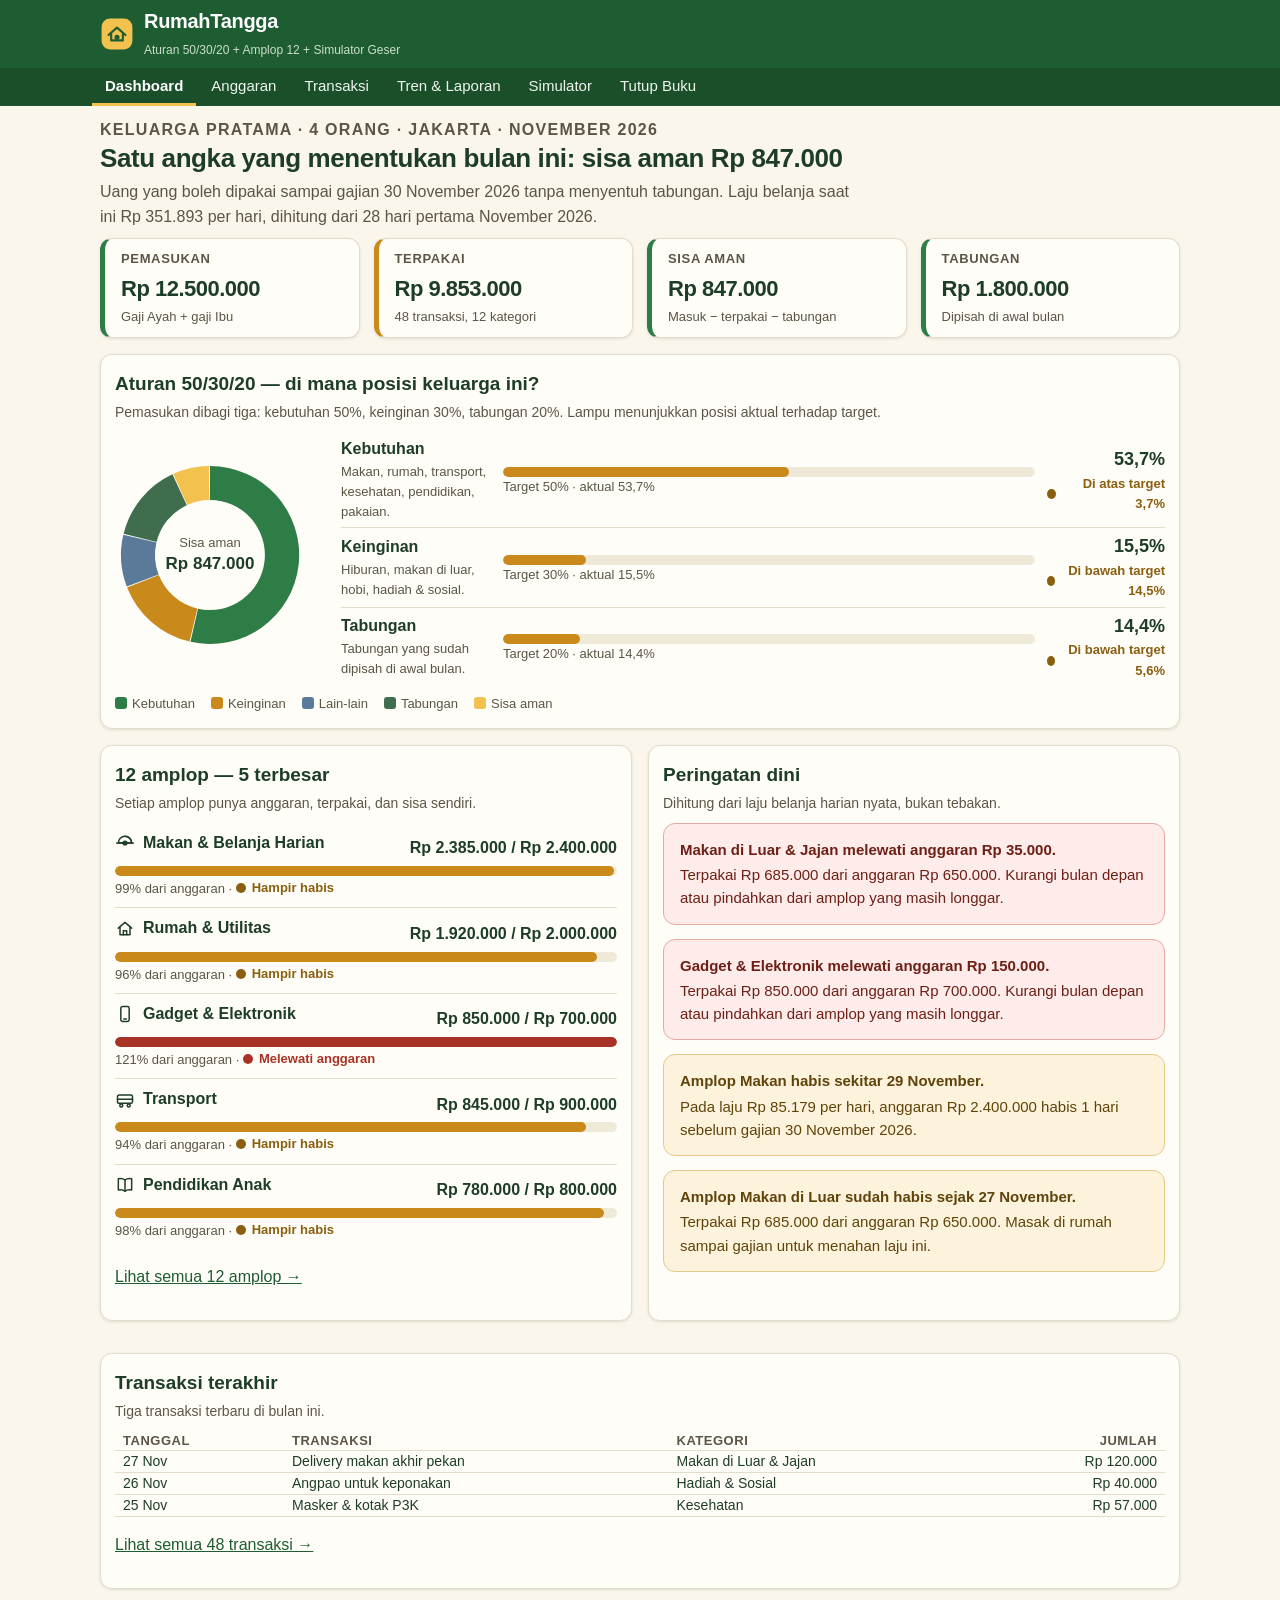
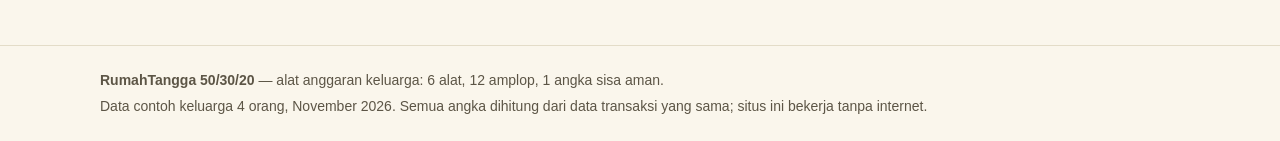
<file: app/index.html>
<!doctype html>
<html lang="id">
<head>
<meta charset="utf-8">
<meta name="viewport" content="width=device-width, initial-scale=1">
<title>RumahTangga 50/30/20 — Dashboard Anggaran Keluarga Pratama</title>
<meta name="description" content="Dashboard anggaran Keluarga Pratama November 2026: pemasukan, terpakai, sisa aman, tabungan, aturan 50/30/20, 12 amplop, dan peringatan dini.">
<link rel="stylesheet" href="style.css">
<script type="module" src="dashboard.js"></script>
</head>
<body>
<header class="site-header">
  <div class="header-inner">
    <a class="brand" href="index.html">
      <svg viewBox="0 0 32 32" width="34" height="34" aria-hidden="true"><rect x="1.5" y="1.5" width="29" height="29" rx="8" fill="#f2c14e"/><path d="M8 17 16 10l8 7" fill="none" stroke="#1e5c31" stroke-width="2" stroke-linecap="round" stroke-linejoin="round"/><path d="M10.5 15.5V22h11v-6.5" fill="none" stroke="#1e5c31" stroke-width="2" stroke-linecap="round" stroke-linejoin="round"/><circle cx="16" cy="19" r="2.4" fill="#1e5c31"/></svg>
      <span><span class="brand-name">RumahTangga</span><br><span class="brand-tag">Aturan 50/30/20 + Amplop 12 + Simulator Geser</span></span>
    </a>
  </div>
  <nav class="site-nav" aria-label="Navigasi utama">
    <ul>
      <li><a href="index.html" data-page="index.html">Dashboard</a></li>
      <li><a href="anggaran.html" data-page="anggaran.html">Anggaran</a></li>
      <li><a href="transaksi.html" data-page="transaksi.html">Transaksi</a></li>
      <li><a href="tren.html" data-page="tren.html">Tren &amp; Laporan</a></li>
      <li><a href="simulator.html" data-page="simulator.html">Simulator</a></li>
      <li><a href="tutup-buku.html" data-page="tutup-buku.html">Tutup Buku</a></li>
    </ul>
  </nav>
</header>

<main class="wrap">
  <div class="page-intro">
    <p class="eyebrow">Keluarga Pratama &middot; 4 orang &middot; Jakarta &middot; <span data-month-label>November 2026</span></p>
    <h1>Satu angka yang menentukan bulan ini: sisa aman <span id="hero-remainder">&hellip;</span></h1>
    <p id="hero-note">Memuat ringkasan bulan berjalan&hellip;</p>
  </div>

  <section class="kpi-strip" aria-label="Ringkasan keuangan">
    <div class="kpi"><div class="kpi-label">Pemasukan</div><div class="kpi-value" id="kpi-income">&hellip;</div><div class="kpi-note">Gaji Ayah + gaji Ibu</div></div>
    <div class="kpi warn"><div class="kpi-label">Terpakai</div><div class="kpi-value" id="kpi-spent">&hellip;</div><div class="kpi-note">48 transaksi, 12 kategori</div></div>
    <div class="kpi good"><div class="kpi-label">Sisa aman</div><div class="kpi-value" id="kpi-remainder">&hellip;</div><div class="kpi-note">Masuk &minus; terpakai &minus; tabungan</div></div>
    <div class="kpi"><div class="kpi-label">Tabungan</div><div class="kpi-value" id="kpi-savings">&hellip;</div><div class="kpi-note">Dipisah di awal bulan</div></div>
  </section>

  <section class="card" aria-label="Aturan 50/30/20">
    <h2>Aturan 50/30/20 — di mana posisi keluarga ini?</h2>
    <p class="sub">Pemasukan dibagi tiga: kebutuhan 50%, keinginan 30%, tabungan 20%. Lampu menunjukkan posisi aktual terhadap target.</p>
    <div class="split">
      <div id="donut" aria-label="Donat pembagian pemasukan"></div>
      <div id="rules-503020"></div>
    </div>
    <div class="legend">
      <span><i style="background:#2e7d46"></i>Kebutuhan</span>
      <span><i style="background:#c98a1b"></i>Keinginan</span>
      <span><i style="background:#5b7a99"></i>Lain-lain</span>
      <span><i style="background:#3f6d4e"></i>Tabungan</span>
      <span><i style="background:#f2c14e"></i>Sisa aman</span>
    </div>
  </section>

  <div class="grid-2-wrap">
    <section class="card" aria-label="Amplop terbesar">
      <h2>12 amplop — 5 terbesar</h2>
      <p class="sub">Setiap amplop punya anggaran, terpakai, dan sisa sendiri.</p>
      <div id="top-envelopes"></div>
      <p><a href="anggaran.html">Lihat semua 12 amplop &rarr;</a></p>
    </section>
    <section class="card" aria-label="Peringatan dini">
      <h2>Peringatan dini</h2>
      <p class="sub">Dihitung dari laju belanja harian nyata, bukan tebakan.</p>
      <div id="warnings"></div>
    </section>
  </div>

  <section class="card" aria-label="Transaksi terakhir">
    <h2>Transaksi terakhir</h2>
    <p class="sub">Tiga transaksi terbaru di bulan ini.</p>
    <div class="table-scroll" id="recent-tx"></div>
    <p><a href="transaksi.html">Lihat semua 48 transaksi &rarr;</a></p>
  </section>
</main>

<footer class="site-footer">
  <div class="wrap">
    <p><strong>RumahTangga 50/30/20</strong> — alat anggaran keluarga: 6 alat, 12 amplop, 1 angka sisa aman.</p>
    <p>Data contoh keluarga 4 orang, <span data-month-label>November 2026</span>. Semua angka dihitung dari data transaksi yang sama; situs ini bekerja tanpa internet.</p>
  </div>
</footer>
</body>
</html>
</file>
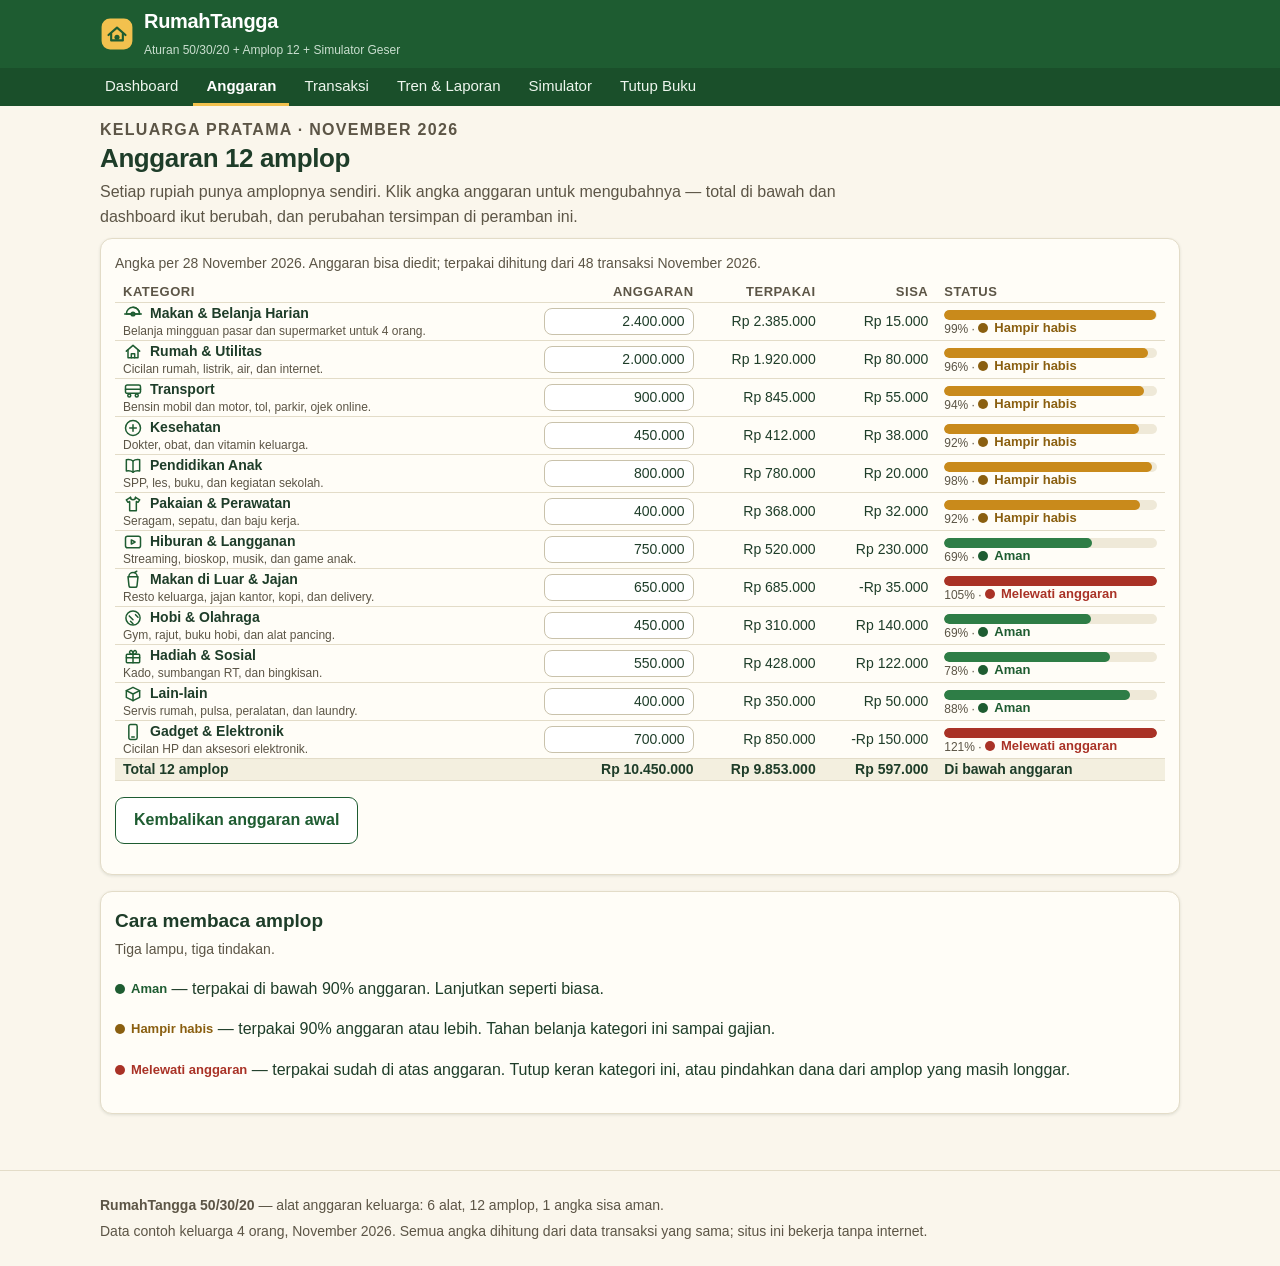
<file: app/anggaran.html>
<!doctype html>
<html lang="id">
<head>
<meta charset="utf-8">
<meta name="viewport" content="width=device-width, initial-scale=1">
<title>Anggaran 12 Amplop — RumahTangga 50/30/20</title>
<meta name="description" content="Anggaran 12 amplop Keluarga Pratama November 2026: anggaran, terpakai, sisa, dan status tiap kategori. Anggaran bisa diedit dan tersimpan.">
<link rel="stylesheet" href="style.css">
<script type="module" src="anggaran.js"></script>
</head>
<body>
<header class="site-header">
  <div class="header-inner">
    <a class="brand" href="index.html">
      <svg viewBox="0 0 32 32" width="34" height="34" aria-hidden="true"><rect x="1.5" y="1.5" width="29" height="29" rx="8" fill="#f2c14e"/><path d="M8 17 16 10l8 7" fill="none" stroke="#1e5c31" stroke-width="2" stroke-linecap="round" stroke-linejoin="round"/><path d="M10.5 15.5V22h11v-6.5" fill="none" stroke="#1e5c31" stroke-width="2" stroke-linecap="round" stroke-linejoin="round"/><circle cx="16" cy="19" r="2.4" fill="#1e5c31"/></svg>
      <span><span class="brand-name">RumahTangga</span><br><span class="brand-tag">Aturan 50/30/20 + Amplop 12 + Simulator Geser</span></span>
    </a>
  </div>
  <nav class="site-nav" aria-label="Navigasi utama">
    <ul>
      <li><a href="index.html" data-page="index.html">Dashboard</a></li>
      <li><a href="anggaran.html" data-page="anggaran.html">Anggaran</a></li>
      <li><a href="transaksi.html" data-page="transaksi.html">Transaksi</a></li>
      <li><a href="tren.html" data-page="tren.html">Tren &amp; Laporan</a></li>
      <li><a href="simulator.html" data-page="simulator.html">Simulator</a></li>
      <li><a href="tutup-buku.html" data-page="tutup-buku.html">Tutup Buku</a></li>
    </ul>
  </nav>
</header>

<main class="wrap">
  <div class="page-intro">
    <p class="eyebrow">Keluarga Pratama &middot; <span data-month-label>November 2026</span></p>
    <h1>Anggaran 12 amplop</h1>
    <p>Setiap rupiah punya amplopnya sendiri. Klik angka anggaran untuk mengubahnya — total di bawah dan dashboard ikut berubah, dan perubahan tersimpan di peramban ini.</p>
  </div>

  <section class="card" aria-label="Tabel anggaran">
    <p class="sub" id="budget-asof">Memuat anggaran&hellip;</p>
    <div class="table-scroll">
      <table>
        <thead>
          <tr><th>Kategori</th><th class="num">Anggaran</th><th class="num">Terpakai</th><th class="num">Sisa</th><th>Status</th></tr>
        </thead>
        <tbody id="budget-rows"></tbody>
        <tfoot><tr class="total-row" id="budget-totals"></tr></tfoot>
      </table>
    </div>
    <p class="ok-text" id="saved-note" aria-live="polite"></p>
    <p><button type="button" class="secondary" id="reset-budgets">Kembalikan anggaran awal</button></p>
  </section>

  <section class="card" aria-label="Cara membaca amplop">
    <h2>Cara membaca amplop</h2>
    <p class="sub">Tiga lampu, tiga tindakan.</p>
    <p><span class="lamp good">Aman</span> — terpakai di bawah 90% anggaran. Lanjutkan seperti biasa.</p>
    <p><span class="lamp warn">Hampir habis</span> — terpakai 90% anggaran atau lebih. Tahan belanja kategori ini sampai gajian.</p>
    <p><span class="lamp bad">Melewati anggaran</span> — terpakai sudah di atas anggaran. Tutup keran kategori ini, atau pindahkan dana dari amplop yang masih longgar.</p>
  </section>
</main>

<footer class="site-footer">
  <div class="wrap">
    <p><strong>RumahTangga 50/30/20</strong> — alat anggaran keluarga: 6 alat, 12 amplop, 1 angka sisa aman.</p>
    <p>Data contoh keluarga 4 orang, <span data-month-label>November 2026</span>. Semua angka dihitung dari data transaksi yang sama; situs ini bekerja tanpa internet.</p>
  </div>
</footer>
</body>
</html>
</file>
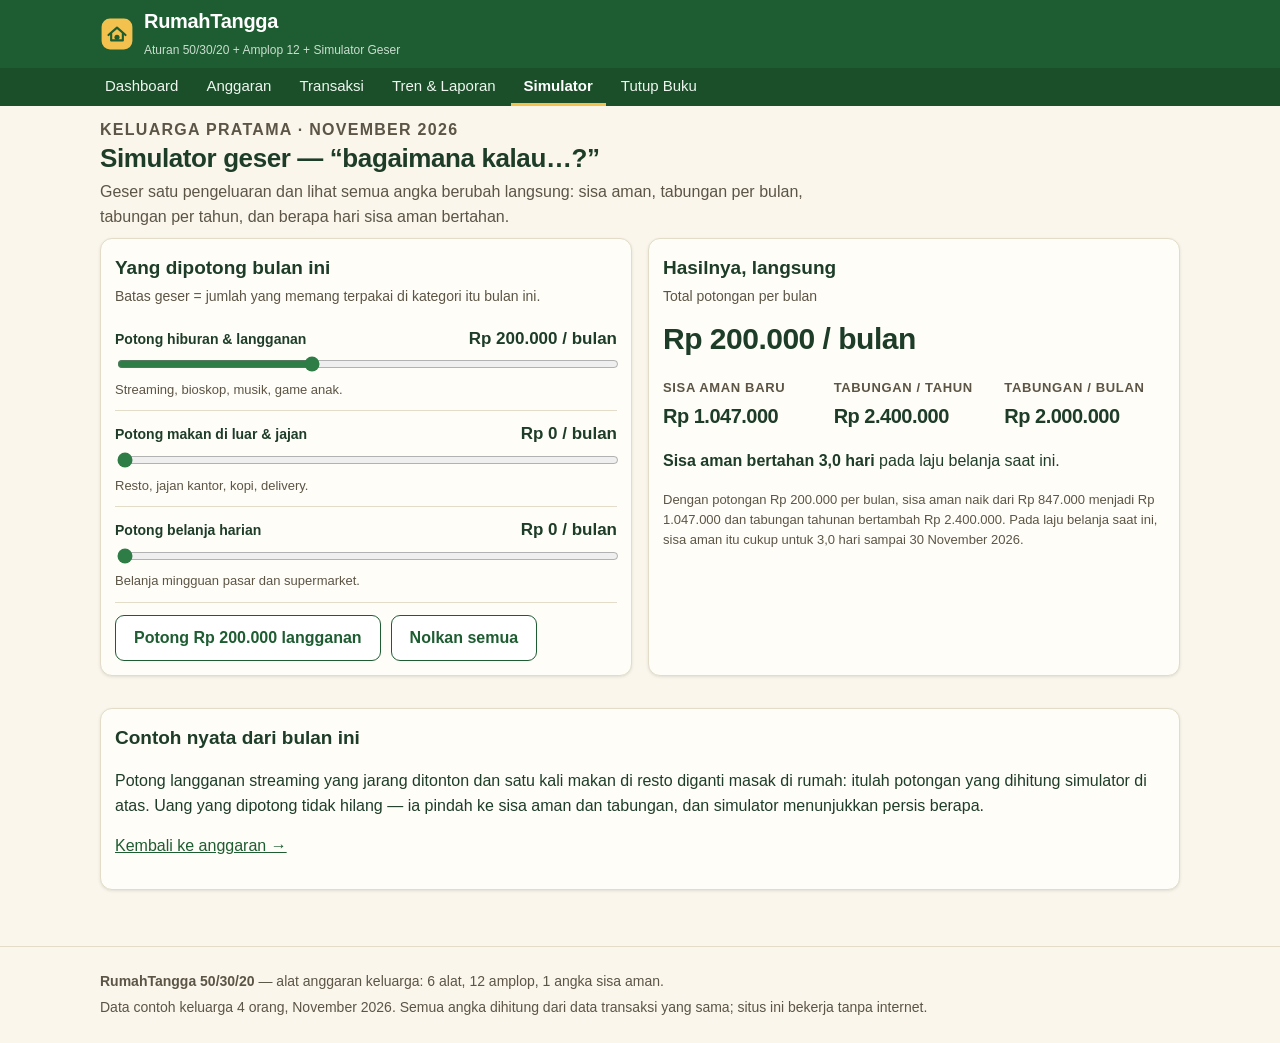
<file: app/simulator.html>
<!doctype html>
<html lang="id">
<head>
<meta charset="utf-8">
<meta name="viewport" content="width=device-width, initial-scale=1">
<title>Simulator Geser — RumahTangga 50/30/20</title>
<meta name="description" content="Simulator what-if Keluarga Pratama: geser pengeluaran hiburan, makan di luar, dan belanja harian, lalu lihat sisa aman dan tabungan berubah langsung.">
<link rel="stylesheet" href="style.css">
<script type="module" src="simulator.js"></script>
</head>
<body>
<header class="site-header">
  <div class="header-inner">
    <a class="brand" href="index.html">
      <svg viewBox="0 0 32 32" width="34" height="34" aria-hidden="true"><rect x="1.5" y="1.5" width="29" height="29" rx="8" fill="#f2c14e"/><path d="M8 17 16 10l8 7" fill="none" stroke="#1e5c31" stroke-width="2" stroke-linecap="round" stroke-linejoin="round"/><path d="M10.5 15.5V22h11v-6.5" fill="none" stroke="#1e5c31" stroke-width="2" stroke-linecap="round" stroke-linejoin="round"/><circle cx="16" cy="19" r="2.4" fill="#1e5c31"/></svg>
      <span><span class="brand-name">RumahTangga</span><br><span class="brand-tag">Aturan 50/30/20 + Amplop 12 + Simulator Geser</span></span>
    </a>
  </div>
  <nav class="site-nav" aria-label="Navigasi utama">
    <ul>
      <li><a href="index.html" data-page="index.html">Dashboard</a></li>
      <li><a href="anggaran.html" data-page="anggaran.html">Anggaran</a></li>
      <li><a href="transaksi.html" data-page="transaksi.html">Transaksi</a></li>
      <li><a href="tren.html" data-page="tren.html">Tren &amp; Laporan</a></li>
      <li><a href="simulator.html" data-page="simulator.html">Simulator</a></li>
      <li><a href="tutup-buku.html" data-page="tutup-buku.html">Tutup Buku</a></li>
    </ul>
  </nav>
</header>

<main class="wrap">
  <div class="page-intro">
    <p class="eyebrow">Keluarga Pratama &middot; <span data-month-label>November 2026</span></p>
    <h1>Simulator geser — “bagaimana kalau&hellip;?”</h1>
    <p>Geser satu pengeluaran dan lihat semua angka berubah langsung: sisa aman, tabungan per bulan, tabungan per tahun, dan berapa hari sisa aman bertahan.</p>
  </div>

  <div class="grid-2-wrap">
    <section class="card" aria-label="Pengeluaran yang digeser">
      <h2>Yang dipotong bulan ini</h2>
      <p class="sub">Batas geser = jumlah yang memang terpakai di kategori itu bulan ini.</p>
      <div class="slider-block">
        <div class="slider-head"><label for="cut-hiburan">Potong hiburan &amp; langganan</label><span class="value" id="cut-hiburan-value">&hellip;</span></div>
        <input type="range" id="cut-hiburan" min="0" max="520000" step="10000" value="0" aria-describedby="cut-hiburan-value">
        <div class="hint">Streaming, bioskop, musik, game anak.</div>
      </div>
      <div class="slider-block">
        <div class="slider-head"><label for="cut-makan-luar">Potong makan di luar &amp; jajan</label><span class="value" id="cut-makan-luar-value">&hellip;</span></div>
        <input type="range" id="cut-makan-luar" min="0" max="685000" step="10000" value="0" aria-describedby="cut-makan-luar-value">
        <div class="hint">Resto, jajan kantor, kopi, delivery.</div>
      </div>
      <div class="slider-block">
        <div class="slider-head"><label for="cut-makan">Potong belanja harian</label><span class="value" id="cut-makan-value">&hellip;</span></div>
        <input type="range" id="cut-makan" min="0" max="500000" step="10000" value="0" aria-describedby="cut-makan-value">
        <div class="hint">Belanja mingguan pasar dan supermarket.</div>
      </div>
      <div class="preset-row">
        <button type="button" class="secondary" id="preset-200k">Potong Rp 200.000 langganan</button>
        <button type="button" class="secondary" id="reset-sim">Nolkan semua</button>
      </div>
    </section>

    <section class="card" aria-label="Hasil simulasi">
      <h2>Hasilnya, langsung</h2>
      <p class="sub">Total potongan per bulan</p>
      <div class="result-big" id="out-cut">&hellip;</div>
      <div class="result-grid" style="margin-top:16px">
        <div><div class="kpi-label">Sisa aman baru</div><div class="kpi-value" id="out-remainder">&hellip;</div></div>
        <div><div class="kpi-label">Tabungan / tahun</div><div class="kpi-value" id="out-yearly">&hellip;</div></div>
        <div><div class="kpi-label">Tabungan / bulan</div><div class="kpi-value" id="out-savings">&hellip;</div></div>
      </div>
      <p style="margin-top:16px"><strong>Sisa aman bertahan <span id="out-buffer">&hellip;</span></strong> pada laju belanja saat ini.</p>
      <p class="hint" id="out-note" aria-live="polite"></p>
    </section>
  </div>

  <section class="card" aria-label="Contoh nyata">
    <h2>Contoh nyata dari bulan ini</h2>
    <p>Potong langganan streaming yang jarang ditonton dan satu kali makan di resto diganti masak di rumah: itulah potongan yang dihitung simulator di atas. Uang yang dipotong tidak hilang — ia pindah ke sisa aman dan tabungan, dan simulator menunjukkan persis berapa.</p>
    <p><a href="anggaran.html">Kembali ke anggaran &rarr;</a></p>
  </section>
</main>

<footer class="site-footer">
  <div class="wrap">
    <p><strong>RumahTangga 50/30/20</strong> — alat anggaran keluarga: 6 alat, 12 amplop, 1 angka sisa aman.</p>
    <p>Data contoh keluarga 4 orang, <span data-month-label>November 2026</span>. Semua angka dihitung dari data transaksi yang sama; situs ini bekerja tanpa internet.</p>
  </div>
</footer>
</body>
</html>
</file>
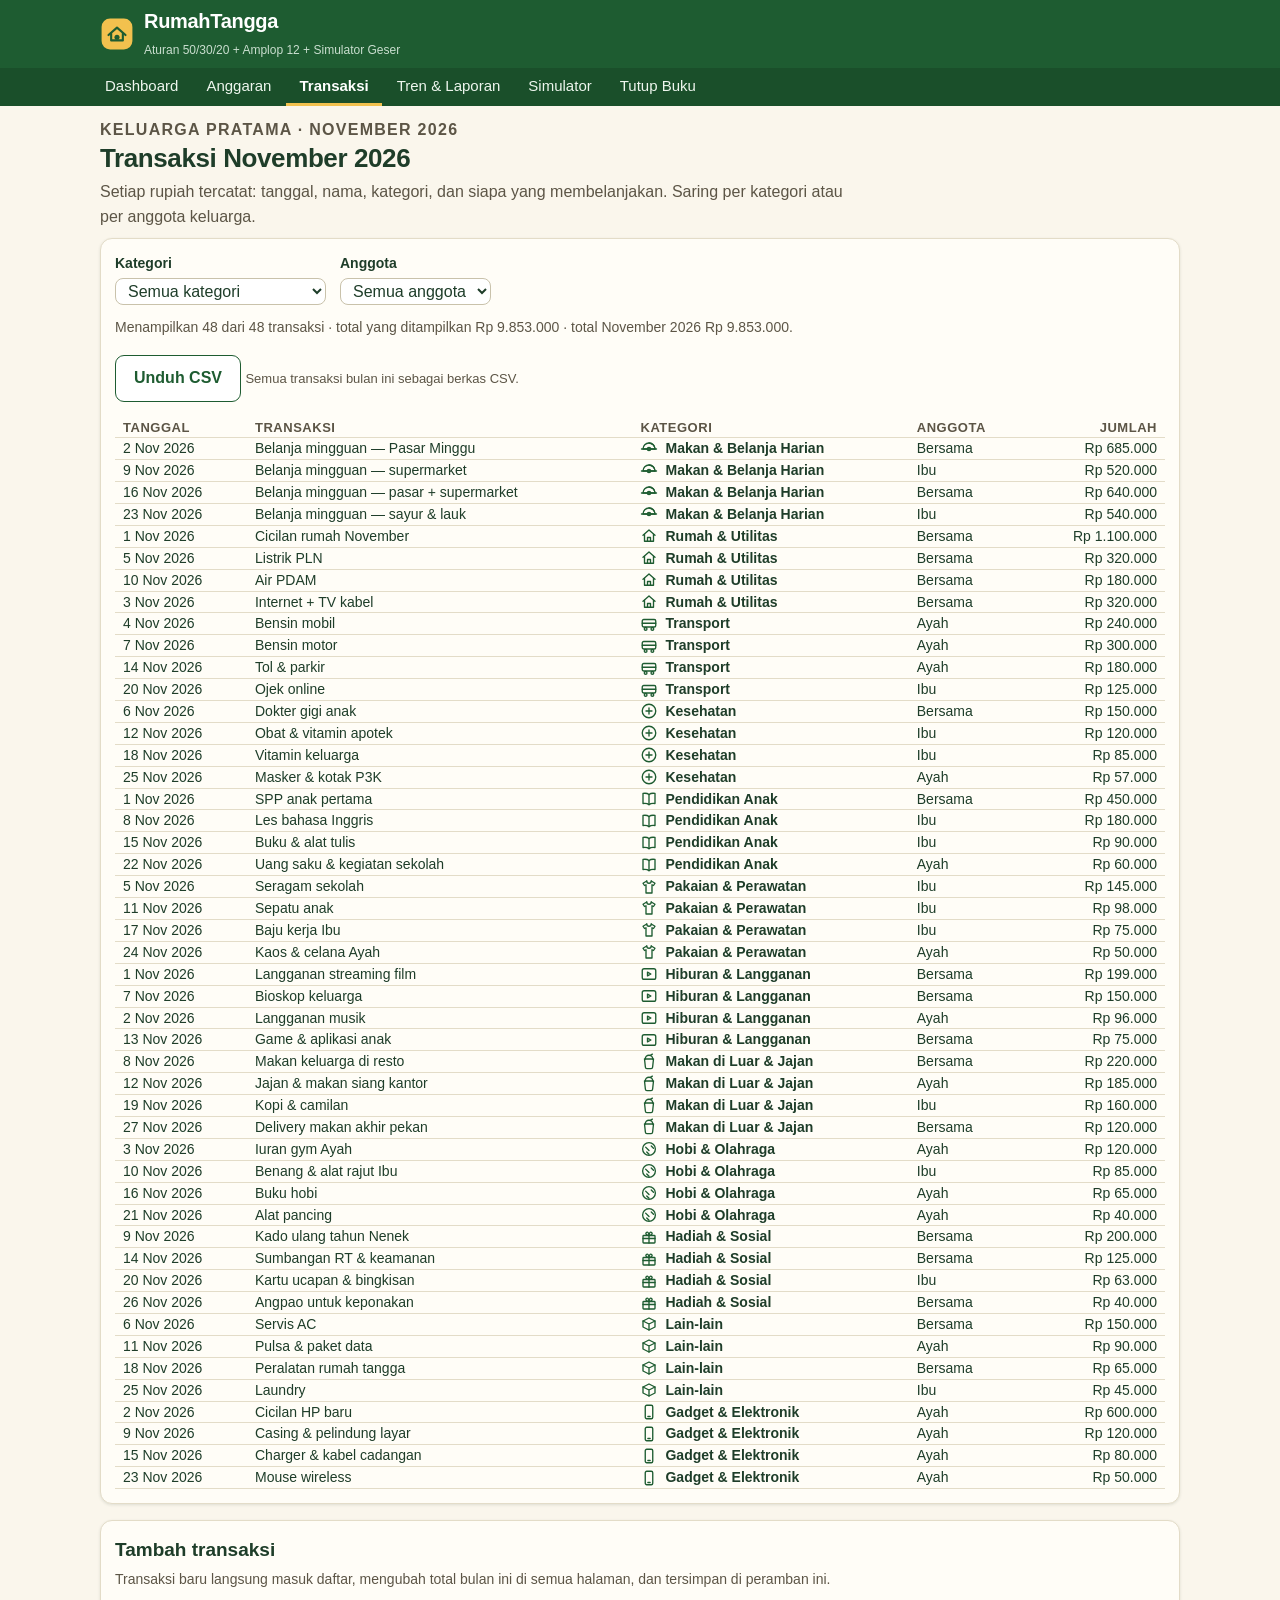
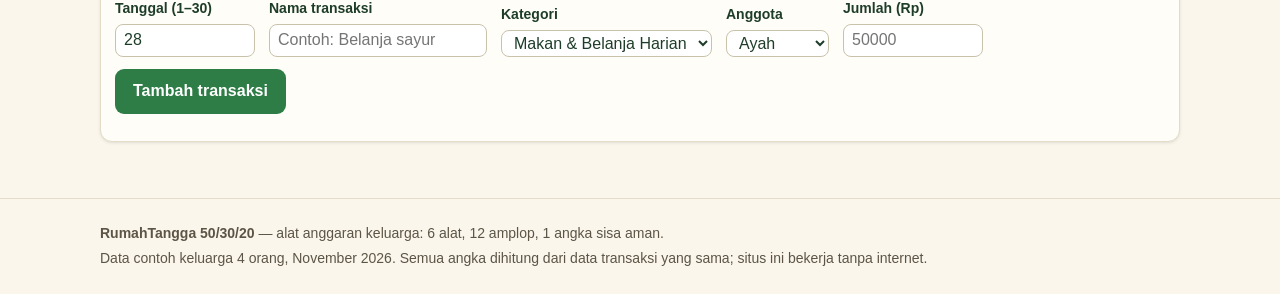
<file: app/transaksi.html>
<!doctype html>
<html lang="id">
<head>
<meta charset="utf-8">
<meta name="viewport" content="width=device-width, initial-scale=1">
<title>Transaksi November 2026 — RumahTangga 50/30/20</title>
<meta name="description" content="48 transaksi Keluarga Pratama November 2026: filter per kategori dan anggota keluarga, plus form tambah transaksi yang benar-benar mengubah total.">
<link rel="stylesheet" href="style.css">
<script type="module" src="transaksi.js"></script>
</head>
<body>
<header class="site-header">
  <div class="header-inner">
    <a class="brand" href="index.html">
      <svg viewBox="0 0 32 32" width="34" height="34" aria-hidden="true"><rect x="1.5" y="1.5" width="29" height="29" rx="8" fill="#f2c14e"/><path d="M8 17 16 10l8 7" fill="none" stroke="#1e5c31" stroke-width="2" stroke-linecap="round" stroke-linejoin="round"/><path d="M10.5 15.5V22h11v-6.5" fill="none" stroke="#1e5c31" stroke-width="2" stroke-linecap="round" stroke-linejoin="round"/><circle cx="16" cy="19" r="2.4" fill="#1e5c31"/></svg>
      <span><span class="brand-name">RumahTangga</span><br><span class="brand-tag">Aturan 50/30/20 + Amplop 12 + Simulator Geser</span></span>
    </a>
  </div>
  <nav class="site-nav" aria-label="Navigasi utama">
    <ul>
      <li><a href="index.html" data-page="index.html">Dashboard</a></li>
      <li><a href="anggaran.html" data-page="anggaran.html">Anggaran</a></li>
      <li><a href="transaksi.html" data-page="transaksi.html">Transaksi</a></li>
      <li><a href="tren.html" data-page="tren.html">Tren &amp; Laporan</a></li>
      <li><a href="simulator.html" data-page="simulator.html">Simulator</a></li>
      <li><a href="tutup-buku.html" data-page="tutup-buku.html">Tutup Buku</a></li>
    </ul>
  </nav>
</header>

<main class="wrap">
  <div class="page-intro">
    <p class="eyebrow">Keluarga Pratama &middot; <span data-month-label>November 2026</span></p>
    <h1>Transaksi November 2026</h1>
    <p>Setiap rupiah tercatat: tanggal, nama, kategori, dan siapa yang membelanjakan. Saring per kategori atau per anggota keluarga.</p>
  </div>

  <section class="card" aria-label="Daftar transaksi">
    <div class="form-row">
      <div class="form-field">
        <label for="filter-category">Kategori</label>
        <select id="filter-category">
          <option value="all">Semua kategori</option>
        </select>
      </div>
      <div class="form-field">
        <label for="filter-member">Anggota</label>
        <select id="filter-member">
          <option value="all">Semua anggota</option>
          <option value="Ayah">Ayah</option>
          <option value="Ibu">Ibu</option>
          <option value="Bersama">Bersama</option>
        </select>
      </div>
    </div>
    <p class="sub" id="tx-summary">Memuat transaksi&hellip;</p>
    <p><button type="button" class="secondary" id="export-csv">Unduh CSV</button> <span class="hint">Semua transaksi bulan ini sebagai berkas CSV.</span></p>
    <div class="table-scroll">
      <table>
        <thead>
          <tr><th>Tanggal</th><th>Transaksi</th><th>Kategori</th><th>Anggota</th><th class="num">Jumlah</th></tr>
        </thead>
        <tbody id="tx-rows"></tbody>
      </table>
    </div>
  </section>

  <section class="card" aria-label="Tambah transaksi">
    <h2>Tambah transaksi</h2>
    <p class="sub">Transaksi baru langsung masuk daftar, mengubah total bulan ini di semua halaman, dan tersimpan di peramban ini.</p>
    <form id="add-tx">
      <div class="form-row">
        <div class="form-field">
          <label for="new-day">Tanggal (1&ndash;30)</label>
          <input type="number" id="new-day" min="1" max="30" value="28" required>
        </div>
        <div class="form-field">
          <label for="new-label">Nama transaksi</label>
          <input type="text" id="new-label" placeholder="Contoh: Belanja sayur" required>
        </div>
        <div class="form-field">
          <label for="new-category">Kategori</label>
          <select id="new-category"></select>
        </div>
        <div class="form-field">
          <label for="new-member">Anggota</label>
          <select id="new-member">
            <option value="Ayah">Ayah</option>
            <option value="Ibu">Ibu</option>
            <option value="Bersama">Bersama</option>
          </select>
        </div>
        <div class="form-field">
          <label for="new-amount">Jumlah (Rp)</label>
          <input type="number" id="new-amount" min="1" step="1000" placeholder="50000" required>
        </div>
      </div>
      <button type="submit">Tambah transaksi</button>
      <p id="add-tx-msg" class="hint" aria-live="polite"></p>
    </form>
  </section>
</main>

<footer class="site-footer">
  <div class="wrap">
    <p><strong>RumahTangga 50/30/20</strong> — alat anggaran keluarga: 6 alat, 12 amplop, 1 angka sisa aman.</p>
    <p>Data contoh keluarga 4 orang, <span data-month-label>November 2026</span>. Semua angka dihitung dari data transaksi yang sama; situs ini bekerja tanpa internet.</p>
  </div>
</footer>
</body>
</html>
</file>
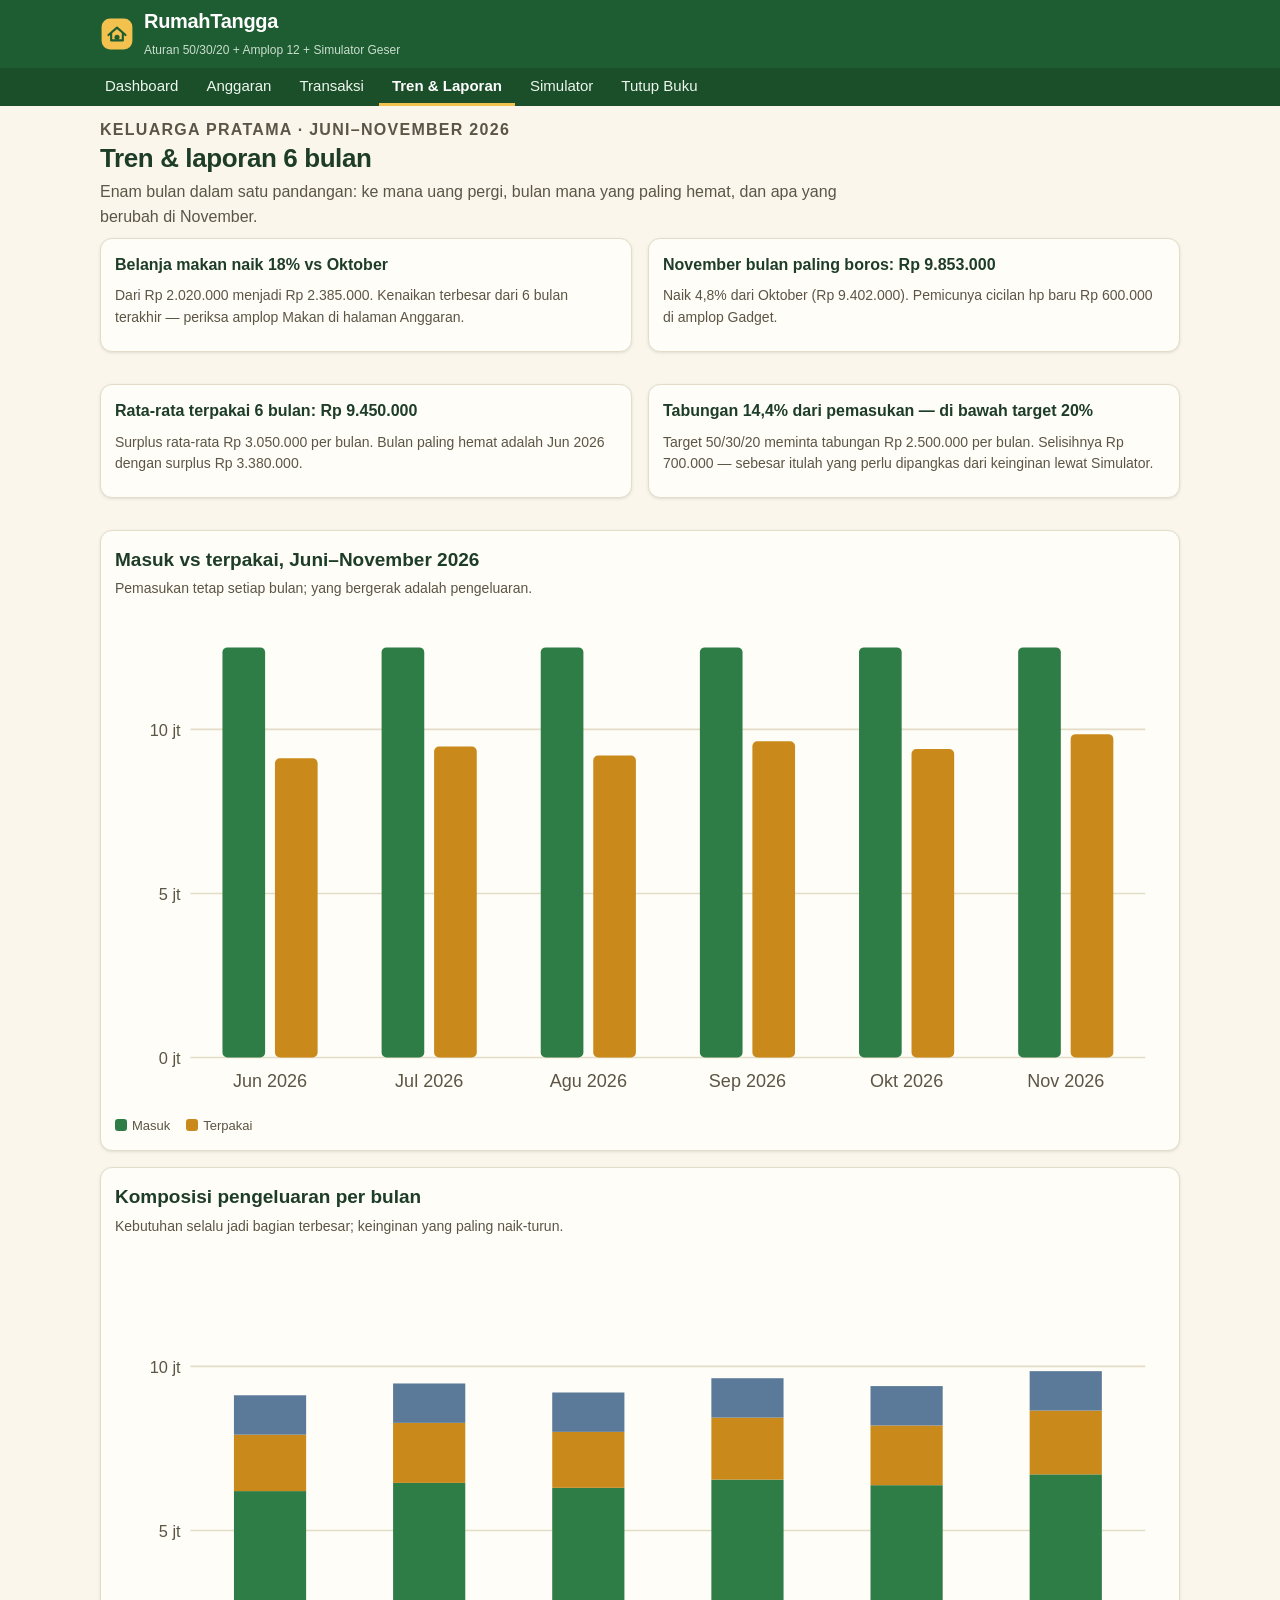
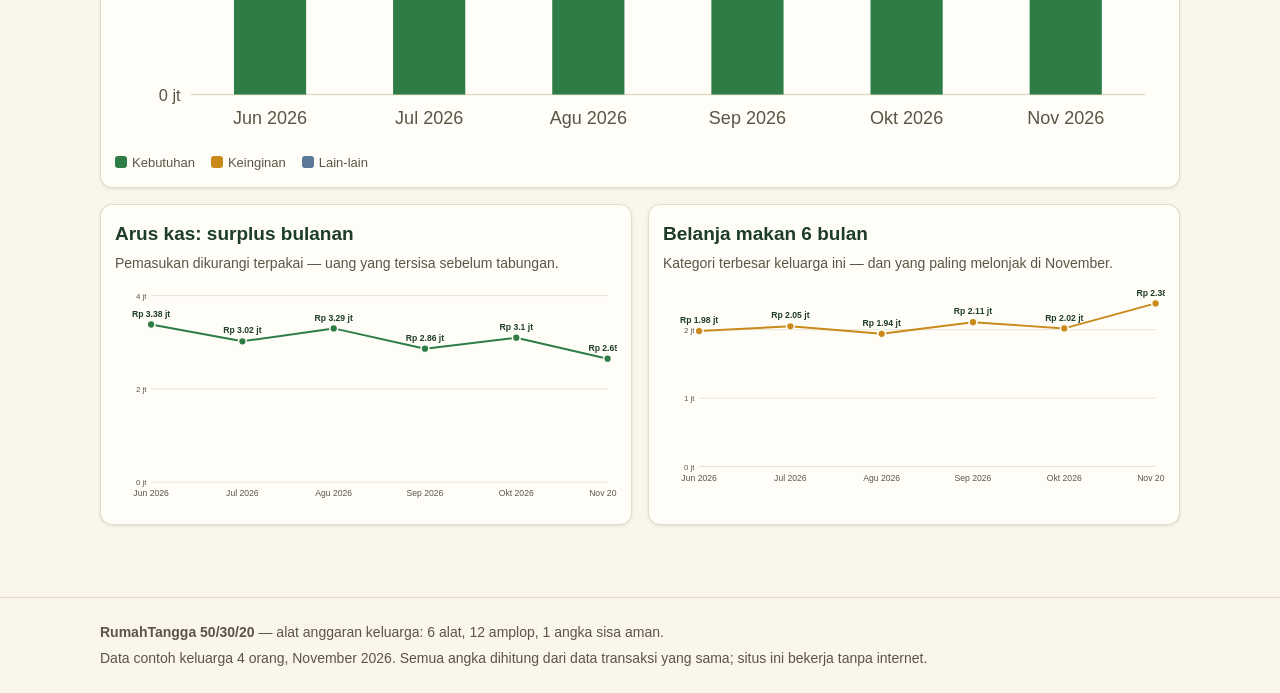
<file: app/tren.html>
<!doctype html>
<html lang="id">
<head>
<meta charset="utf-8">
<meta name="viewport" content="width=device-width, initial-scale=1">
<title>Tren &amp; Laporan 6 Bulan — RumahTangga 50/30/20</title>
<meta name="description" content="Tren keuangan Keluarga Pratama Juni–November 2026: pemasukan vs terpakai, komposisi per kelompok, surplus bulanan, dan belanja makan.">
<link rel="stylesheet" href="style.css">
<script type="module" src="tren.js"></script>
</head>
<body>
<header class="site-header">
  <div class="header-inner">
    <a class="brand" href="index.html">
      <svg viewBox="0 0 32 32" width="34" height="34" aria-hidden="true"><rect x="1.5" y="1.5" width="29" height="29" rx="8" fill="#f2c14e"/><path d="M8 17 16 10l8 7" fill="none" stroke="#1e5c31" stroke-width="2" stroke-linecap="round" stroke-linejoin="round"/><path d="M10.5 15.5V22h11v-6.5" fill="none" stroke="#1e5c31" stroke-width="2" stroke-linecap="round" stroke-linejoin="round"/><circle cx="16" cy="19" r="2.4" fill="#1e5c31"/></svg>
      <span><span class="brand-name">RumahTangga</span><br><span class="brand-tag">Aturan 50/30/20 + Amplop 12 + Simulator Geser</span></span>
    </a>
  </div>
  <nav class="site-nav" aria-label="Navigasi utama">
    <ul>
      <li><a href="index.html" data-page="index.html">Dashboard</a></li>
      <li><a href="anggaran.html" data-page="anggaran.html">Anggaran</a></li>
      <li><a href="transaksi.html" data-page="transaksi.html">Transaksi</a></li>
      <li><a href="tren.html" data-page="tren.html">Tren &amp; Laporan</a></li>
      <li><a href="simulator.html" data-page="simulator.html">Simulator</a></li>
      <li><a href="tutup-buku.html" data-page="tutup-buku.html">Tutup Buku</a></li>
    </ul>
  </nav>
</header>

<main class="wrap">
  <div class="page-intro">
    <p class="eyebrow">Keluarga Pratama &middot; Juni&ndash;November 2026</p>
    <h1>Tren &amp; laporan 6 bulan</h1>
    <p>Enam bulan dalam satu pandangan: ke mana uang pergi, bulan mana yang paling hemat, dan apa yang berubah di November.</p>
  </div>

  <div class="grid-2-wrap" id="insights" aria-label="Insight berangka"></div>

  <section class="card" aria-label="Pemasukan vs terpakai">
    <h2>Masuk vs terpakai, Juni&ndash;November 2026</h2>
    <p class="sub">Pemasukan tetap setiap bulan; yang bergerak adalah pengeluaran.</p>
    <div id="chart-trend"></div>
    <div class="legend"><span><i style="background:#2e7d46"></i>Masuk</span><span><i style="background:#c98a1b"></i>Terpakai</span></div>
  </section>

  <section class="card" aria-label="Komposisi pengeluaran">
    <h2>Komposisi pengeluaran per bulan</h2>
    <p class="sub">Kebutuhan selalu jadi bagian terbesar; keinginan yang paling naik-turun.</p>
    <div id="chart-stacked"></div>
    <div class="legend"><span><i style="background:#2e7d46"></i>Kebutuhan</span><span><i style="background:#c98a1b"></i>Keinginan</span><span><i style="background:#5b7a99"></i>Lain-lain</span></div>
  </section>

  <div class="grid-2-wrap">
    <section class="card" aria-label="Surplus bulanan">
      <h2>Arus kas: surplus bulanan</h2>
      <p class="sub">Pemasukan dikurangi terpakai — uang yang tersisa sebelum tabungan.</p>
      <div id="chart-cash"></div>
    </section>
    <section class="card" aria-label="Belanja makan">
      <h2>Belanja makan 6 bulan</h2>
      <p class="sub">Kategori terbesar keluarga ini — dan yang paling melonjak di November.</p>
      <div id="chart-makan"></div>
    </section>
  </div>
</main>

<footer class="site-footer">
  <div class="wrap">
    <p><strong>RumahTangga 50/30/20</strong> — alat anggaran keluarga: 6 alat, 12 amplop, 1 angka sisa aman.</p>
    <p>Data contoh keluarga 4 orang, <span data-month-label>November 2026</span>. Semua angka dihitung dari data transaksi yang sama; situs ini bekerja tanpa internet.</p>
  </div>
</footer>
</body>
</html>
</file>
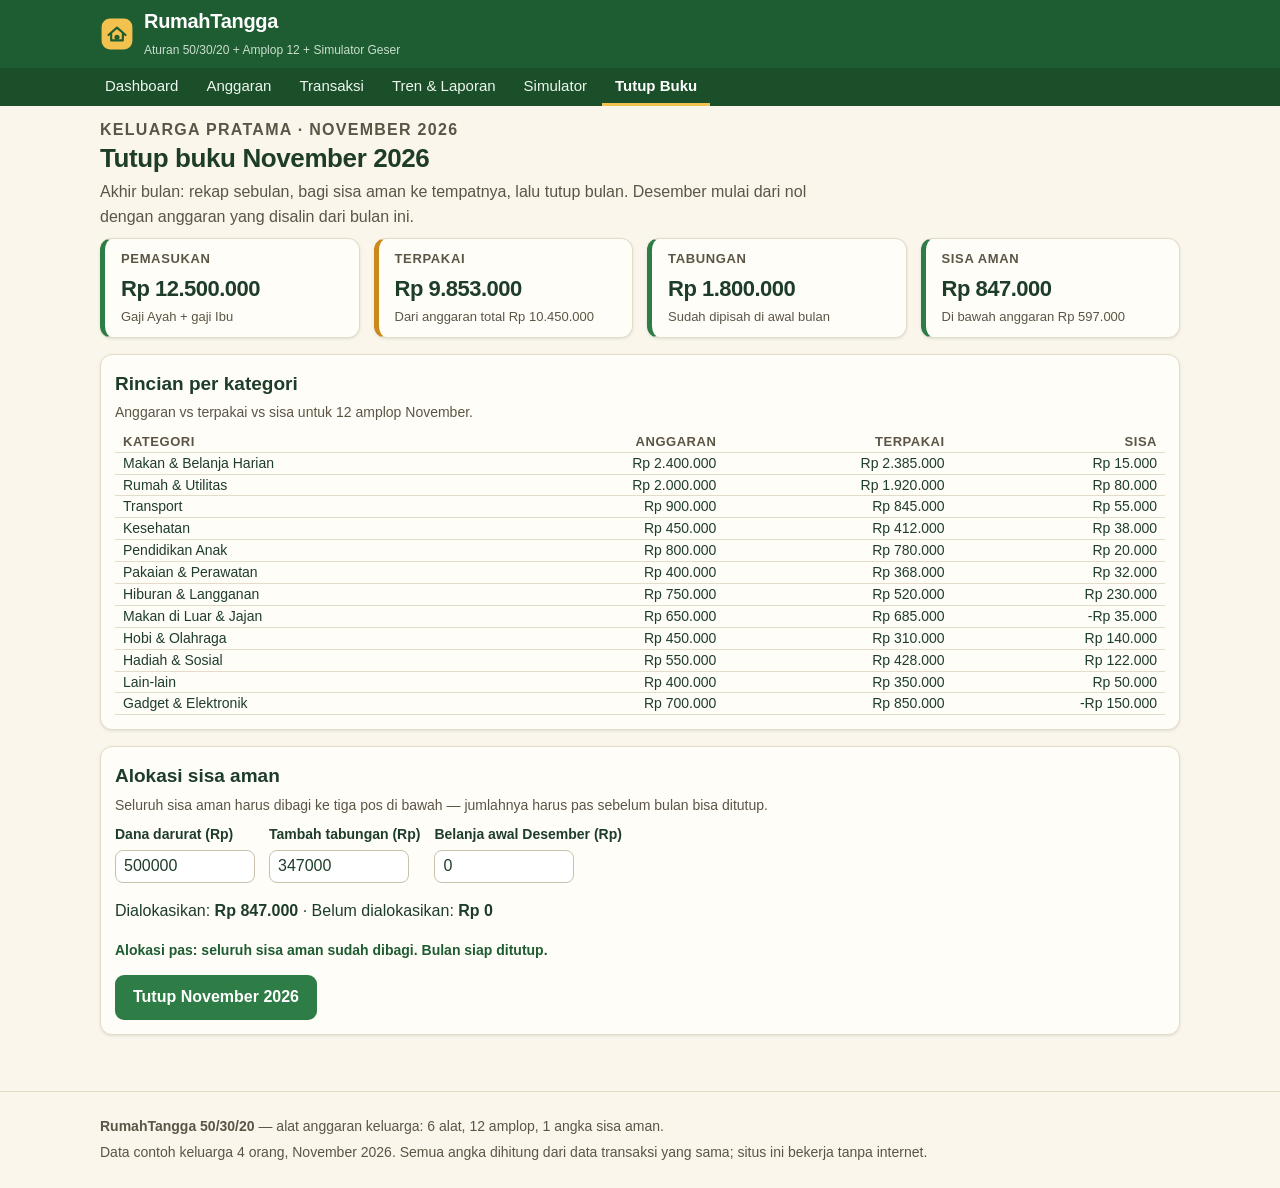
<file: app/tutup-buku.html>
<!doctype html>
<html lang="id">
<head>
<meta charset="utf-8">
<meta name="viewport" content="width=device-width, initial-scale=1">
<title>Tutup Buku November 2026 — RumahTangga 50/30/20</title>
<meta name="description" content="Tutup buku Keluarga Pratama November 2026: rekap pemasukan dan pengeluaran, alokasi sisa aman, dan penutupan bulan.">
<link rel="stylesheet" href="style.css">
<script type="module" src="tutupbuku.js"></script>
</head>
<body>
<header class="site-header">
  <div class="header-inner">
    <a class="brand" href="index.html">
      <svg viewBox="0 0 32 32" width="34" height="34" aria-hidden="true"><rect x="1.5" y="1.5" width="29" height="29" rx="8" fill="#f2c14e"/><path d="M8 17 16 10l8 7" fill="none" stroke="#1e5c31" stroke-width="2" stroke-linecap="round" stroke-linejoin="round"/><path d="M10.5 15.5V22h11v-6.5" fill="none" stroke="#1e5c31" stroke-width="2" stroke-linecap="round" stroke-linejoin="round"/><circle cx="16" cy="19" r="2.4" fill="#1e5c31"/></svg>
      <span><span class="brand-name">RumahTangga</span><br><span class="brand-tag">Aturan 50/30/20 + Amplop 12 + Simulator Geser</span></span>
    </a>
  </div>
  <nav class="site-nav" aria-label="Navigasi utama">
    <ul>
      <li><a href="index.html" data-page="index.html">Dashboard</a></li>
      <li><a href="anggaran.html" data-page="anggaran.html">Anggaran</a></li>
      <li><a href="transaksi.html" data-page="transaksi.html">Transaksi</a></li>
      <li><a href="tren.html" data-page="tren.html">Tren &amp; Laporan</a></li>
      <li><a href="simulator.html" data-page="simulator.html">Simulator</a></li>
      <li><a href="tutup-buku.html" data-page="tutup-buku.html">Tutup Buku</a></li>
    </ul>
  </nav>
</header>

<main class="wrap">
  <div class="page-intro">
    <p class="eyebrow">Keluarga Pratama &middot; <span data-month-label>November 2026</span></p>
    <h1>Tutup buku November 2026</h1>
    <p>Akhir bulan: rekap sebulan, bagi sisa aman ke tempatnya, lalu tutup bulan. Desember mulai dari nol dengan anggaran yang disalin dari bulan ini.</p>
  </div>

  <section class="kpi-strip" aria-label="Rekap bulan">
    <div class="kpi"><div class="kpi-label">Pemasukan</div><div class="kpi-value" id="recap-income">&hellip;</div><div class="kpi-note">Gaji Ayah + gaji Ibu</div></div>
    <div class="kpi warn"><div class="kpi-label">Terpakai</div><div class="kpi-value" id="recap-spent">&hellip;</div><div class="kpi-note">Dari anggaran total <span id="recap-budget">&hellip;</span></div></div>
    <div class="kpi"><div class="kpi-label">Tabungan</div><div class="kpi-value" id="recap-savings">&hellip;</div><div class="kpi-note">Sudah dipisah di awal bulan</div></div>
    <div class="kpi good"><div class="kpi-label">Sisa aman</div><div class="kpi-value" id="recap-remainder">&hellip;</div><div class="kpi-note">Di bawah anggaran <span id="recap-under">&hellip;</span></div></div>
  </section>

  <div id="alloc-form">
    <section class="card" aria-label="Rincian per kategori">
      <h2>Rincian per kategori</h2>
      <p class="sub">Anggaran vs terpakai vs sisa untuk 12 amplop November.</p>
      <div class="table-scroll">
        <table>
          <thead>
            <tr><th>Kategori</th><th class="num">Anggaran</th><th class="num">Terpakai</th><th class="num">Sisa</th></tr>
          </thead>
          <tbody id="recap-rows"></tbody>
        </table>
      </div>
    </section>

    <section class="card" aria-label="Alokasi sisa aman">
      <h2>Alokasi sisa aman</h2>
      <p class="sub">Seluruh sisa aman harus dibagi ke tiga pos di bawah — jumlahnya harus pas sebelum bulan bisa ditutup.</p>
      <div class="form-row">
        <div class="form-field">
          <label for="alloc-darurat">Dana darurat (Rp)</label>
          <input type="number" id="alloc-darurat" min="0" step="1000" value="500000">
        </div>
        <div class="form-field">
          <label for="alloc-tabungan">Tambah tabungan (Rp)</label>
          <input type="number" id="alloc-tabungan" min="0" step="1000" value="347000">
        </div>
        <div class="form-field">
          <label for="alloc-desember">Belanja awal Desember (Rp)</label>
          <input type="number" id="alloc-desember" min="0" step="1000" value="0">
        </div>
      </div>
      <p>Dialokasikan: <strong id="alloc-total">&hellip;</strong> &middot; Belum dialokasikan: <strong id="alloc-left">&hellip;</strong></p>
      <p id="close-msg" class="hint" aria-live="polite"></p>
      <button type="button" id="close-month">Tutup November 2026</button>
    </section>
  </div>

  <section class="card" id="closed-panel" hidden aria-label="Bulan ditutup">
    <h2>November 2026 sudah ditutup</h2>
    <p class="sub" id="closed-note"></p>
    <ul id="closed-lines"></ul>
    <p><button type="button" class="secondary" id="reopen-month">Buka kembali November 2026</button></p>
  </section>
</main>

<footer class="site-footer">
  <div class="wrap">
    <p><strong>RumahTangga 50/30/20</strong> — alat anggaran keluarga: 6 alat, 12 amplop, 1 angka sisa aman.</p>
    <p>Data contoh keluarga 4 orang, <span data-month-label>November 2026</span>. Semua angka dihitung dari data transaksi yang sama; situs ini bekerja tanpa internet.</p>
  </div>
</footer>
</body>
</html>
</file>
<file: app/style.css>
/* RumahTangga 50/30/20 — gaya situs.
   Palet: hijau daun + krem (uang / rumah tangga). Font sistem, tanpa unduhan font.
   Kontras teks utama mengikuti WCAG AA: tinta #1e3d29 di krem #faf6ec,
   teks sekunder #5c5546, aksen kuning gelap #8a5f10 untuk teks (bukan #c98a1b,
   yang hanya dipakai sebagai isi grafik/batang). */

:root {
  --cream: #faf6ec;
  --card: #fffdf7;
  --ink: #1e3d29;
  --muted: #5c5546;
  --line: #e3dcc8;
  --green: #2e7d46;
  --green-dark: #1e5c31;
  --amber: #c98a1b;
  --amber-text: #8a5f10;
  --red: #a93226;
  --blue: #5b7a99;
  --radius: 12px;
  --shadow: 0 1px 3px rgba(30, 61, 41, 0.12);
}

* { box-sizing: border-box; }

body {
  margin: 0;
  background: var(--cream);
  color: var(--ink);
  font-family: -apple-system, BlinkMacSystemFont, "Segoe UI", Roboto, "Helvetica Neue", Arial, sans-serif;
  font-size: 16px;
  line-height: 1.55;
}

a { color: var(--green-dark); }
a:hover { color: var(--green); }

/* ---------- Header & navigasi ---------- */
.site-header {
  background: var(--green-dark);
  color: #fff;
  padding: 6px 0 0;
}
.header-inner {
  max-width: 1120px;
  margin: 0 auto;
  padding: 0 20px;
  display: flex;
  align-items: center;
  gap: 12px;
  flex-wrap: wrap;
}
.brand { display: flex; align-items: center; gap: 10px; text-decoration: none; color: #fff; }
.brand-name { font-size: 20px; font-weight: 800; letter-spacing: -0.3px; }
.brand-tag { font-size: 12px; color: #d9eadd; opacity: 0.92; }
.site-nav { margin-top: 6px; background: rgba(0, 0, 0, 0.14); }
.site-nav ul {
  max-width: 1120px;
  margin: 0 auto;
  padding: 0 12px;
  list-style: none;
  display: flex;
  gap: 2px;
  flex-wrap: wrap;
}
.site-nav a {
  display: block;
  padding: 6px 13px;
  color: #eef6ee;
  text-decoration: none;
  font-size: 15px;
  border-bottom: 3px solid transparent;
}
.site-nav a:hover { background: rgba(255, 255, 255, 0.1); color: #fff; }
.site-nav a[aria-current="page"] { border-bottom-color: #f2c14e; color: #fff; font-weight: 700; }

/* ---------- Kerangka halaman ---------- */
.wrap { max-width: 1120px; margin: 0 auto; padding: 12px 20px 40px; }
.page-intro { max-width: 760px; margin: 0 0 8px; }
.page-intro h1 { font-size: 26px; line-height: 1.2; margin: 0 0 6px; letter-spacing: -0.4px; }
.page-intro p { margin: 0; color: var(--muted); font-size: 16px; }
.eyebrow { font-size: 13px; font-weight: 700; letter-spacing: 0.08em; text-transform: uppercase; color: var(--green); margin: 0 0 3px; }

.card {
  background: var(--card);
  border: 1px solid var(--line);
  border-radius: var(--radius);
  box-shadow: var(--shadow);
  padding: 14px;
  margin-bottom: 16px;
}
.card h2 { font-size: 19px; margin: 0 0 4px; }
.card h3 { font-size: 16px; margin: 0 0 8px; }
.card .sub { color: var(--muted); font-size: 14px; margin: 0 0 8px; }

.grid-2 { display: grid; grid-template-columns: 1fr 1fr; gap: 16px; }
.grid-2 > .card { margin-bottom: 0; }
.grid-2-wrap { display: grid; grid-template-columns: 1fr 1fr; gap: 16px; margin-bottom: 16px; }

/* ---------- Kartu angka (KPI) ---------- */
.kpi-strip { display: grid; grid-template-columns: repeat(4, 1fr); gap: 14px; margin-bottom: 16px; }
.kpi {
  background: var(--card);
  border: 1px solid var(--line);
  border-left: 5px solid var(--green);
  border-radius: var(--radius);
  box-shadow: var(--shadow);
  padding: 10px 16px;
}
.kpi.warn { border-left-color: var(--amber); }
.kpi.good { border-left-color: var(--green); }
.kpi-label { font-size: 13px; font-weight: 700; text-transform: uppercase; letter-spacing: 0.05em; color: var(--muted); }
.kpi-value { font-size: 22px; font-weight: 800; letter-spacing: -0.5px; margin: 3px 0 1px; }
.kpi-note { font-size: 13px; color: var(--muted); }

/* ---------- Lampu status ---------- */
.lamp { display: inline-flex; align-items: center; gap: 6px; font-size: 13px; font-weight: 700; }
.lamp::before { content: ""; width: 10px; height: 10px; border-radius: 50%; background: currentColor; display: inline-block; }
.lamp.good { color: var(--green-dark); }
.lamp.warn { color: var(--amber-text); }
.lamp.bad { color: var(--red); }

/* ---------- Batang amplop ---------- */
.envelope { padding: 8px 0; border-bottom: 1px solid var(--line); }
.envelope:last-child { border-bottom: 0; }
.envelope-top { display: flex; justify-content: space-between; gap: 10px; align-items: baseline; }
.envelope-name { font-weight: 700; display: flex; align-items: center; gap: 8px; }
.envelope-amount { font-weight: 700; white-space: nowrap; }
.envelope-meta { font-size: 13px; color: var(--muted); margin-top: 2px; }
.bar-track { height: 10px; background: #efe9d8; border-radius: 6px; overflow: hidden; margin-top: 5px; }
.bar-fill { height: 100%; border-radius: 6px; background: var(--green); }
.bar-fill.warn { background: var(--amber); }
.bar-fill.bad { background: var(--red); }

/* ---------- 50/30/20 ---------- */
.split { display: grid; grid-template-columns: 210px 1fr; gap: 16px; align-items: center; }
.rule-row { display: grid; grid-template-columns: 150px 1fr 118px; gap: 12px; align-items: center; padding: 5px 0; border-bottom: 1px solid var(--line); }
.rule-row:last-child { border-bottom: 0; }
.rule-name { font-weight: 700; }
.rule-note { font-size: 13px; color: var(--muted); }
.rule-pct { text-align: right; font-weight: 800; font-size: 18px; }
.legend { display: flex; gap: 16px; flex-wrap: wrap; font-size: 13px; color: var(--muted); margin-top: 8px; }
.legend i { display: inline-block; width: 12px; height: 12px; border-radius: 3px; margin-right: 5px; vertical-align: -1px; }

/* ---------- Tabel ---------- */
table { width: 100%; border-collapse: collapse; font-size: 14px; line-height: 1.35; }
th, td { padding: 1px 8px; text-align: left; border-bottom: 1px solid var(--line); vertical-align: middle; }
th { font-size: 13px; text-transform: uppercase; letter-spacing: 0.04em; color: var(--muted); }
td.num, th.num { text-align: right; font-variant-numeric: tabular-nums; white-space: nowrap; }
tr.total-row td { font-weight: 800; background: #f3efdf; }
.cat-cell { display: flex; align-items: center; gap: 7px; font-weight: 600; }
.cat-cell svg { flex: none; color: var(--green-dark); }
td .hint { font-size: 12px; line-height: 1.25; }
.table-scroll { overflow-x: auto; }

/* ---------- Form ---------- */
label { font-weight: 700; font-size: 14px; display: block; margin-bottom: 4px; }
input[type="number"], input[type="text"], select {
  font: inherit;
  padding: 3px 8px;
  border: 1px solid #c9c2ab;
  border-radius: 8px;
  background: #fff;
  color: var(--ink);
  max-width: 100%;
}
input[type="number"] { width: 140px; }
.budget-input { width: 150px; text-align: right; font-variant-numeric: tabular-nums; }
input[type="range"] { width: 100%; accent-color: var(--green); }
button, .btn {
  font: inherit;
  font-weight: 700;
  cursor: pointer;
  border: 0;
  border-radius: 9px;
  padding: 10px 18px;
  background: var(--green);
  color: #fff;
  text-decoration: none;
  display: inline-block;
}
button:hover, .btn:hover { background: var(--green-dark); }
button.secondary { background: #fff; color: var(--green-dark); border: 1.5px solid var(--green-dark); }
button:disabled { opacity: 0.55; cursor: not-allowed; }
.form-row { display: flex; gap: 14px; flex-wrap: wrap; align-items: end; margin-bottom: 12px; }
.form-field { display: flex; flex-direction: column; }
.hint { font-size: 13px; color: var(--muted); }
.error-text { color: var(--red); font-weight: 700; font-size: 14px; }
.ok-text { color: var(--green-dark); font-weight: 700; font-size: 14px; }

/* ---------- Peringatan ---------- */
.alert { border-radius: var(--radius); padding: 14px 16px; margin-bottom: 14px; border: 1px solid; font-size: 15px; }
.alert.warn { background: #fdf3dc; border-color: #e3c98a; color: #5f430a; }
.alert.bad { background: #fdecea; border-color: #e5a9a2; color: #6e1f16; }
.alert.good { background: #e9f4ec; border-color: #a9cbb4; color: #1e3d29; }
.alert strong { display: block; margin-bottom: 2px; }

/* ---------- Simulator ---------- */
.slider-block { padding: 10px 0; border-bottom: 1px solid var(--line); }
.slider-block:last-child { border-bottom: 0; }
.slider-head { display: flex; justify-content: space-between; gap: 10px; align-items: baseline; }
.slider-head .value { font-weight: 800; font-size: 17px; white-space: nowrap; }
.preset-row { display: flex; gap: 10px; flex-wrap: wrap; margin-top: 12px; }
.result-big { font-size: 30px; font-weight: 800; letter-spacing: -0.5px; }
.result-grid { display: grid; grid-template-columns: repeat(3, 1fr); gap: 10px; }
/* Nilai hasil simulator harus muat satu baris utuh di kolomnya yang sempit:
   ukuran sedikit lebih kecil dari KPI biasa dan tanpa pembungkusan. */
.result-grid .kpi-value { font-size: 20px; white-space: nowrap; }

/* ---------- Footer ---------- */
.site-footer { border-top: 1px solid var(--line); padding: 20px; color: var(--muted); font-size: 14px; }
.site-footer .wrap { padding-top: 0; padding-bottom: 0; }
.site-footer p { margin: 4px 0; }

/* ---------- Responsif ---------- */
@media (max-width: 860px) {
  .kpi-strip { grid-template-columns: 1fr 1fr; }
  .grid-2, .grid-2-wrap { grid-template-columns: 1fr; }
  .split { grid-template-columns: 1fr; justify-items: center; }
  .result-grid { grid-template-columns: 1fr; }
  .rule-row { grid-template-columns: 120px 1fr 96px; }
  .page-intro h1 { font-size: 25px; }
  .kpi-value { font-size: 21px; }
}
@media (max-width: 480px) {
  .kpi-strip { grid-template-columns: 1fr; }
  .site-nav a { padding: 9px 9px; font-size: 14px; }
  .wrap { padding: 18px 14px 36px; }
  th, td { padding: 8px 5px; font-size: 14px; }
}
</file>
